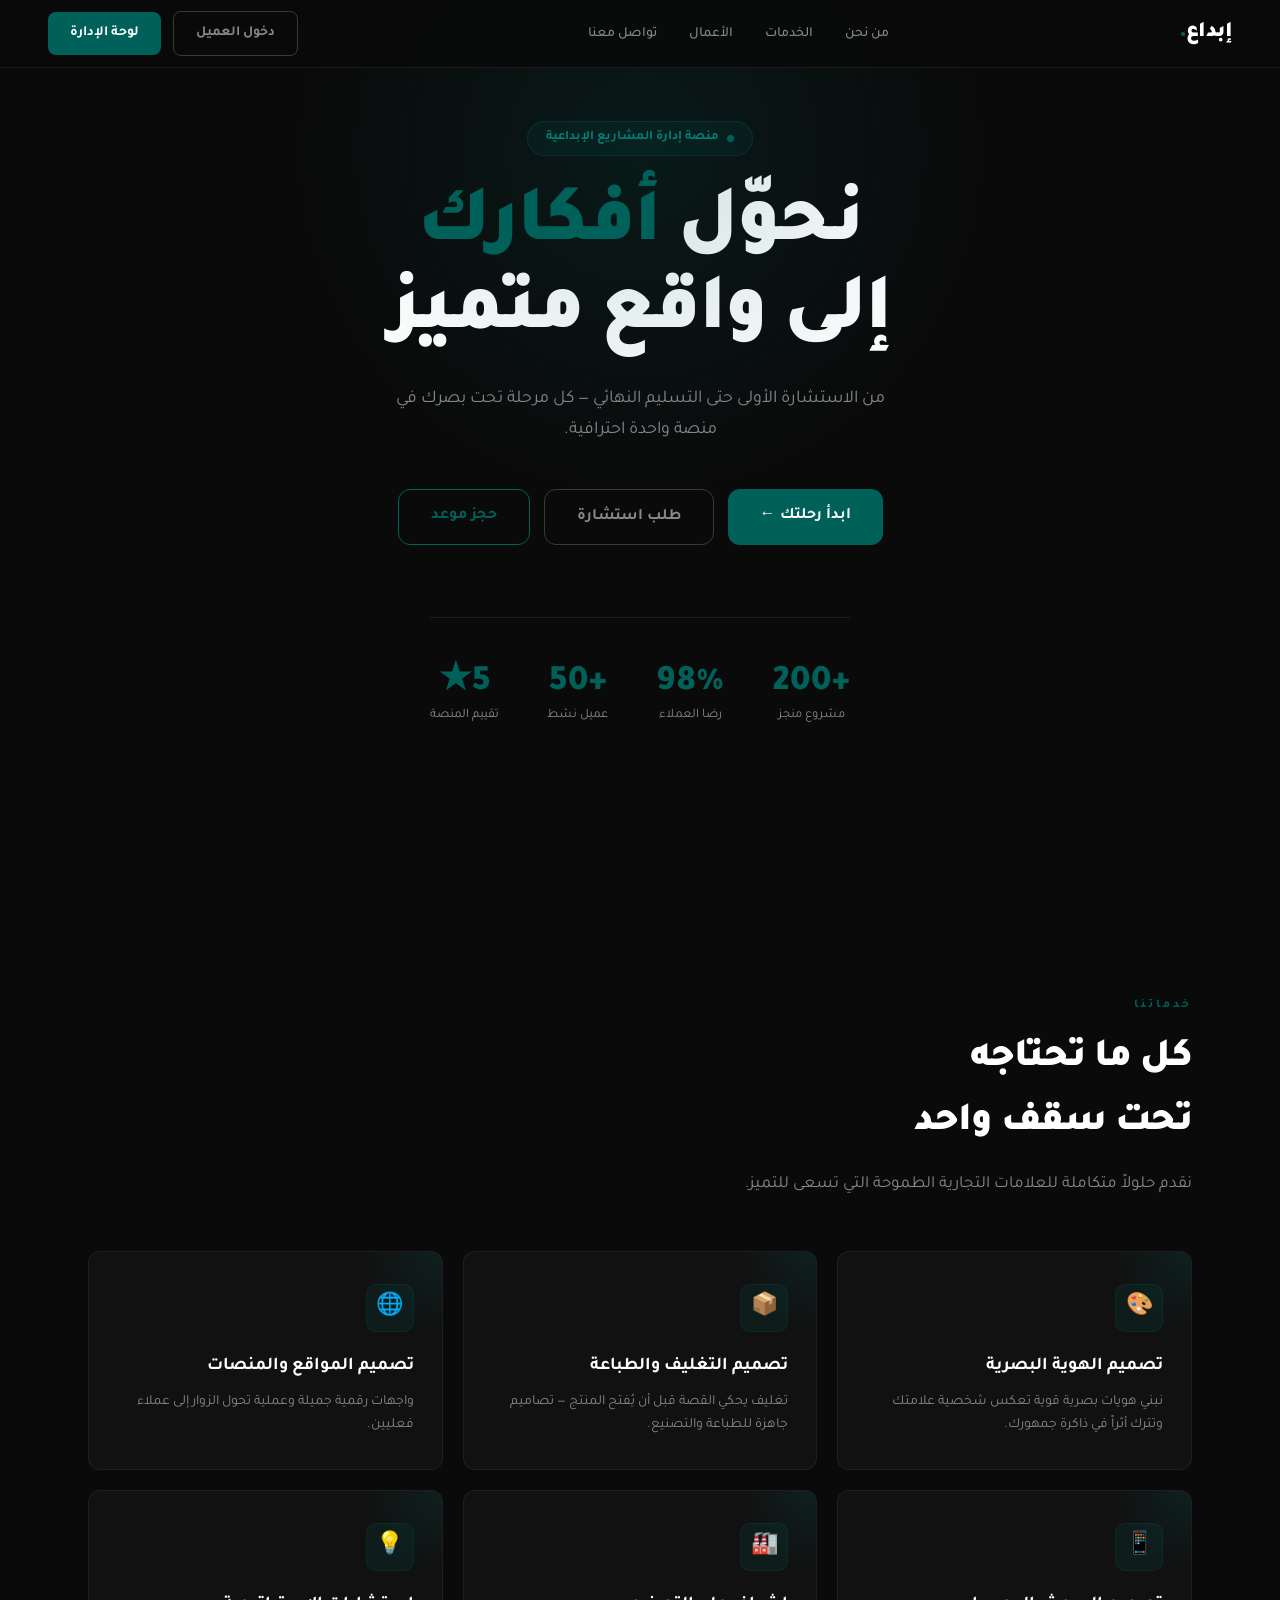
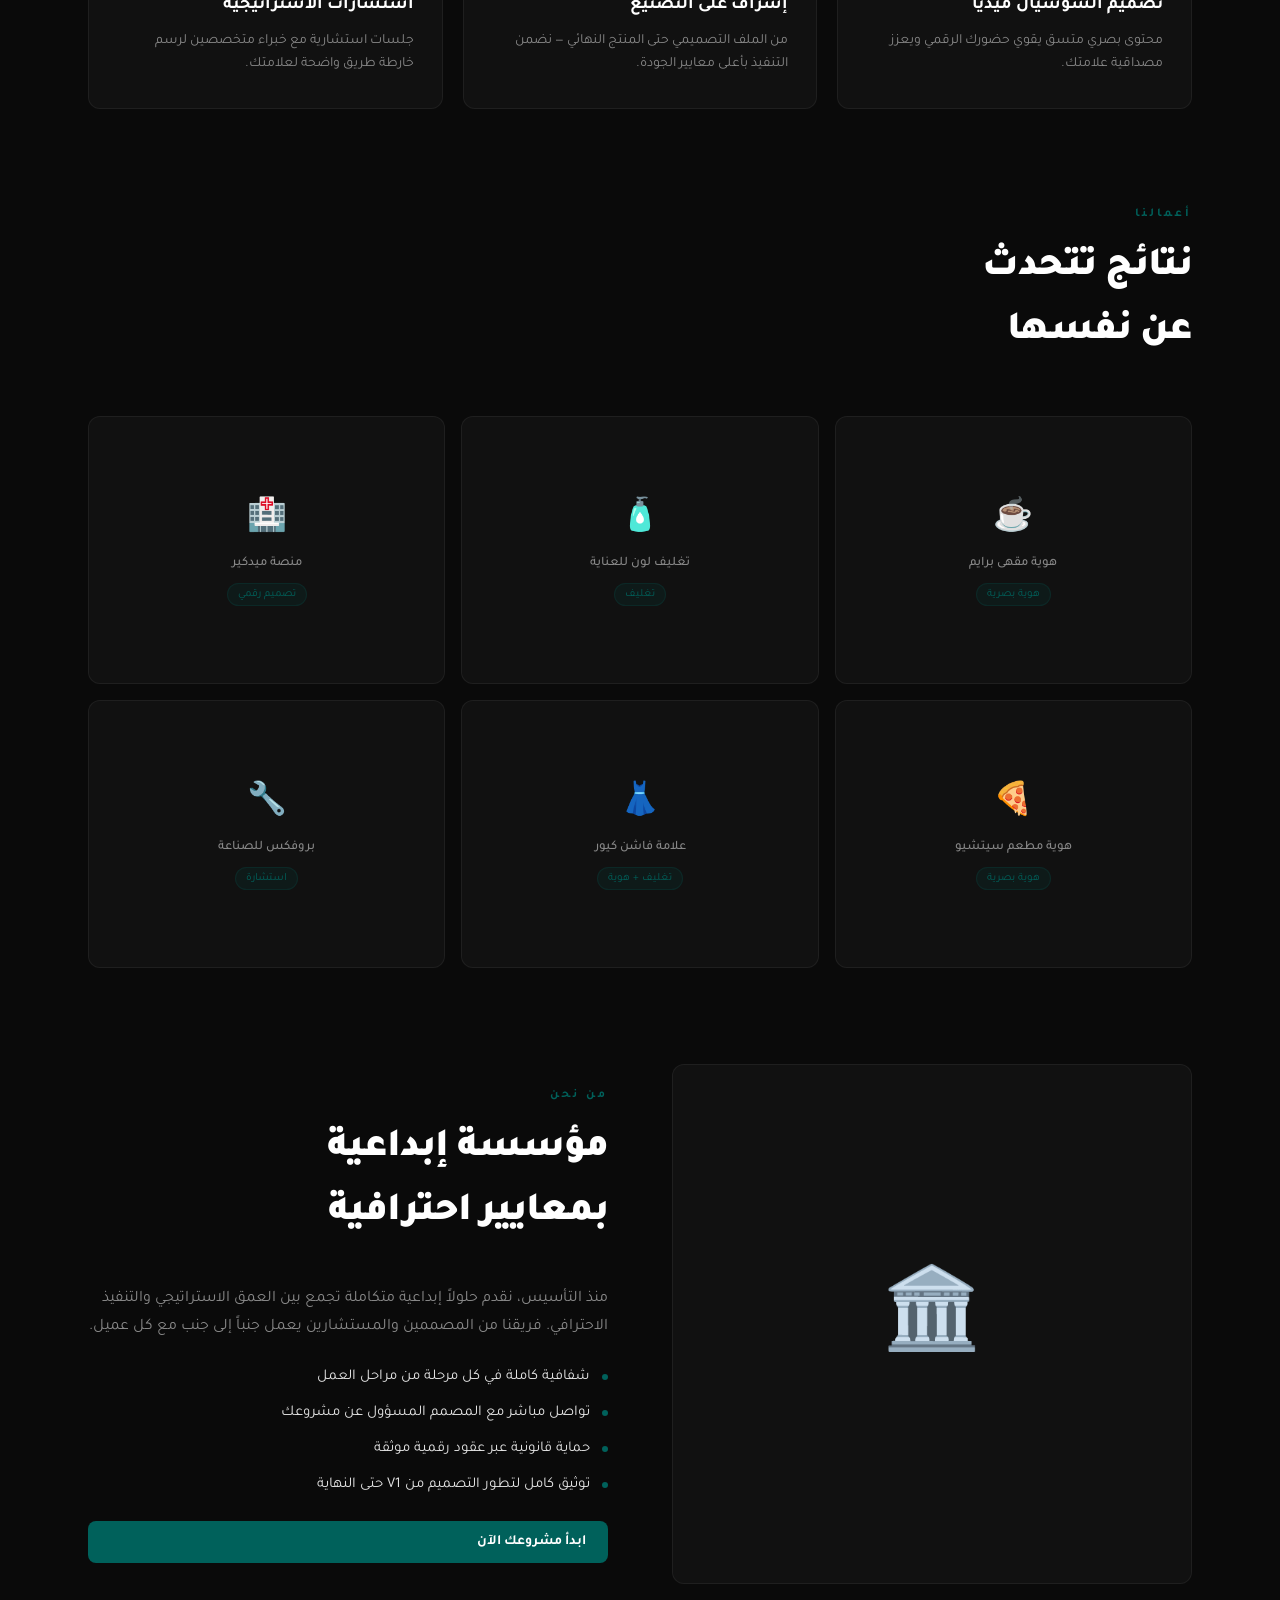
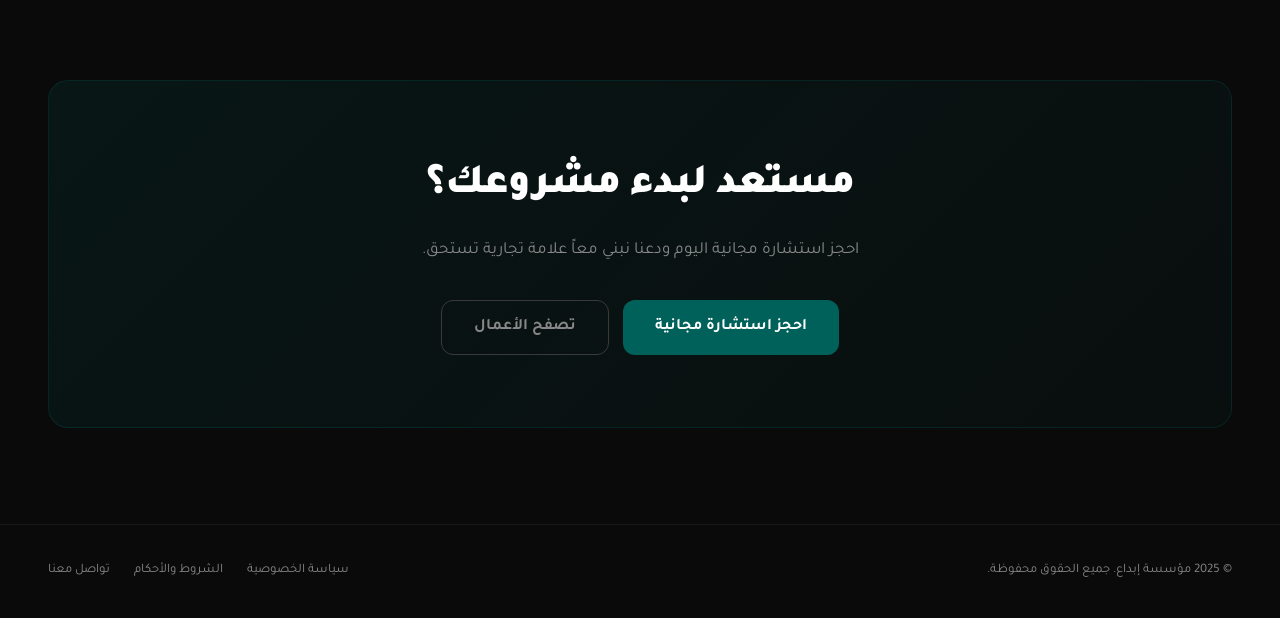
<file: index.html>
<!DOCTYPE html>
<!--
  =====================================================
  index.html — الصفحة الرئيسية (Landing Page)
  =====================================================
  لتغيير اسم المؤسسة: ابحث عن "إبداع" واستبدله
  لتغيير الشعار: عدّل <div class="nav-logo">
  =====================================================
-->
<html lang="ar" dir="rtl">
<head>
  <meta charset="UTF-8">
  <meta name="viewport" content="width=device-width, initial-scale=1.0">

  <!-- عنوان الصفحة الذي يظهر في المتصفح وفي Google -->
  <title>إبداع — منصة إدارة المشاريع الإبداعية</title>

  <!-- وصف الصفحة لمحركات البحث (SEO) — غيّره بوصف مؤسستك -->
  <meta name="description" content="منصة متكاملة لإدارة مشاريع التصميم والهوية البصرية من الاستشارة حتى التسليم">

  <!-- خط Tajawal العربي من Google Fonts -->
  <!-- لتغيير الخط: غيّر هذا الرابط واسم الخط في style.css -->
  <link rel="preconnect" href="https://fonts.googleapis.com">
  <link href="https://fonts.googleapis.com/css2?family=Tajawal:wght@300;400;500;700;900&display=swap" rel="stylesheet">

  <!-- ملف التنسيق الرئيسي -->
  <link rel="stylesheet" href="css/style.css">

  <style>
    /* ─── أنماط خاصة بالصفحة الرئيسية فقط ─── */

    /* قسم الهيرو الرئيسي */
    .hero {
      min-height: 100vh;
      display: flex;
      flex-direction: column;
      align-items: center;
      justify-content: center;
      padding: 68px 24px 120px;
      text-align: center;
      position: relative;
      overflow: hidden;
    }
    /* التوهج الخضراوي في الخلفية */
    .hero::before {
      content: '';
      position: absolute;
      top: -200px;
      left: 50%;
      transform: translateX(-50%);
      width: 700px;
      height: 700px;
      background: radial-gradient(circle, rgba(0,97,91,0.18) 0%, transparent 70%);
      pointer-events: none;
    }

    /* الشارة الصغيرة فوق العنوان */
    .hero-eyebrow {
      display: inline-flex;
      align-items: center;
      gap: 8px;
      background: rgba(0,97,91,0.12);
      border: 1px solid rgba(0,97,91,0.3);
      color: #00877f;
      padding: 6px 18px;
      border-radius: 50px;
      font-size: 13px;
      font-weight: 600;
      margin-bottom: 28px;
    }
    .hero-eyebrow::before {
      content: '';
      width: 7px; height: 7px;
      background: #00615B;
      border-radius: 50%;
    }

    /* العنوان الرئيسي الضخم */
    .hero h1 {
      font-size: clamp(40px, 7vw, 80px); /* يتكيّف مع حجم الشاشة */
      font-weight: 900;
      line-height: 1.1;
      letter-spacing: -2px;
      max-width: 800px;
      margin-bottom: 24px;
    }
    /* الكلمات الملونة — غيّر النص بين <em></em> */
    .hero h1 em { font-style: normal; color: #00615B; }

    .hero p {
      font-size: 18px;
      color: #888;
      max-width: 520px;
      line-height: 1.7;
      margin-bottom: 44px;
    }

    /* أزرار الهيرو */
    .hero-ctas {
      display: flex;
      gap: 14px;
      flex-wrap: wrap;
      justify-content: center;
    }

    /* إحصائيات تحت الأزرار */
    .hero-stats {
      display: flex;
      gap: 48px;
      margin-top: 72px;
      padding-top: 48px;
      border-top: 1px solid rgba(255,255,255,0.07);
      flex-wrap: wrap;
      justify-content: center;
    }
    .stat { text-align: center; }
    /* الرقم الكبير — عدّله من الـ HTML أسفل */
    .stat-num { font-size: 36px; font-weight: 900; color: #00615B; display: block; line-height: 1; }
    .stat-label { font-size: 13px; color: #888; margin-top: 4px; }

    /* ─── أقسام الصفحة ─── */
    .section {
      padding: 96px 48px;
      max-width: 1200px;
      margin: 0 auto;
    }

    /* تسمية صغيرة فوق العنوان */
    .section-label {
      font-size: 12px;
      font-weight: 700;
      letter-spacing: 3px;
      text-transform: uppercase;
      color: #00615B;
      margin-bottom: 12px;
    }
    .section-title { font-size: 40px; font-weight: 900; letter-spacing: -1px; margin-bottom: 16px; }
    .section-sub { color: #888; font-size: 17px; max-width: 480px; line-height: 1.65; }

    /* ─── شبكة الخدمات (6 بطاقات) ─── */
    .services-grid {
      display: grid;
      grid-template-columns: repeat(3, 1fr); /* 3 أعمدة — غيّر لـ 2 لو أبغى عمودين */
      gap: 20px;
      margin-top: 52px;
    }
    .service-card {
      background: #111;
      border: 1px solid rgba(255,255,255,0.06);
      border-radius: 12px;
      padding: 32px 28px;
      transition: all 0.25s ease;
      position: relative;
      overflow: hidden;
    }
    /* التوهج في الزاوية */
    .service-card::before {
      content: '';
      position: absolute;
      top: 0; right: 0;
      width: 80px; height: 80px;
      background: radial-gradient(circle at top right, rgba(0,97,91,0.2), transparent 70%);
    }
    .service-card:hover { border-color: rgba(0,97,91,0.4); transform: translateY(-3px); }
    .service-icon {
      width: 48px; height: 48px;
      background: rgba(0,97,91,0.15);
      border-radius: 10px;
      display: flex;
      align-items: center;
      justify-content: center;
      font-size: 22px;
      margin-bottom: 20px;
      border: 1px solid rgba(0,97,91,0.2);
    }
    .service-card h3 { font-size: 18px; font-weight: 700; margin-bottom: 10px; }
    /* النص الوصفي للخدمة — عدّله في الـ HTML */
    .service-card p { color: #888; font-size: 14px; line-height: 1.65; }

    /* ─── شبكة الأعمال ─── */
    .works-grid {
      display: grid;
      grid-template-columns: repeat(3, 1fr);
      gap: 16px;
      margin-top: 52px;
    }
    /* في المستقبل: استبدل هذه البطاقات بصور حقيقية */
    .work-item {
      background: #111;
      border-radius: 12px;
      overflow: hidden;
      border: 1px solid rgba(255,255,255,0.06);
      transition: all 0.25s ease;
      aspect-ratio: 4/3;
      display: flex;
      align-items: center;
      justify-content: center;
      flex-direction: column;
      gap: 8px;
      cursor: pointer;
    }
    .work-item:hover { border-color: rgba(0,97,91,0.4); }
    .work-item-icon  { font-size: 32px; }
    .work-item-label { font-size: 13px; color: #888; font-weight: 500; }
    .work-item-tag {
      font-size: 11px;
      color: #00615B;
      background: rgba(0,97,91,0.12);
      padding: 2px 10px;
      border-radius: 50px;
      border: 1px solid rgba(0,97,91,0.2);
    }

    /* ─── قسم من نحن ─── */
    .about-grid {
      display: grid;
      grid-template-columns: 1fr 1fr;
      gap: 64px;
      align-items: center;
    }
    /* الصورة/الرمز على اليمين */
    .about-visual {
      background: #111;
      border-radius: 12px;
      border: 1px solid rgba(255,255,255,0.06);
      aspect-ratio: 1;
      display: flex;
      align-items: center;
      justify-content: center;
      font-size: 80px;
    }
    .about-text { display: flex; flex-direction: column; gap: 24px; }
    .about-text p { color: #888; line-height: 1.75; font-size: 16px; }

    /* قائمة القيم */
    .value-list { list-style: none; display: flex; flex-direction: column; gap: 12px; }
    .value-list li {
      display: flex;
      align-items: center;
      gap: 12px;
      color: #E4E4E4;
      font-size: 15px;
    }
    .value-list li::before {
      content: '';
      width: 6px; height: 6px;
      background: #00615B;
      border-radius: 50%;
      flex-shrink: 0;
    }

    /* ─── قسم CTA في الأسفل ─── */
    .cta-section {
      margin: 0 48px 96px;
      background: linear-gradient(135deg, rgba(0,97,91,0.15), rgba(0,97,91,0.05));
      border: 1px solid rgba(0,97,91,0.25);
      border-radius: 20px;
      padding: 72px 48px;
      text-align: center;
    }
    .cta-section h2 { font-size: 42px; font-weight: 900; letter-spacing: -1px; margin-bottom: 16px; }
    .cta-section p  { color: #888; font-size: 17px; margin-bottom: 36px; }
    .cta-btns { display: flex; gap: 14px; justify-content: center; }

    /* ─── الفوتر ─── */
    footer {
      border-top: 1px solid rgba(255,255,255,0.06);
      padding: 36px 48px;
      display: flex;
      justify-content: space-between;
      align-items: center;
      color: #888;
      font-size: 13px;
    }
    footer a { color: #888; text-decoration: none; }
    footer a:hover { color: white; }
  </style>
</head>
<body>

<!-- ─── شريط التنقل العلوي ─── -->
<nav class="nav">
  <!-- الشعار — عدّل النص هنا -->
  <a href="index.html" class="nav-logo">إبداع<span>.</span></a>

  <!-- روابط التنقل — عدّل النصوص هنا -->
  <ul class="nav-links">
    <li><a href="#about">من نحن</a></li>
    <li><a href="#services">الخدمات</a></li>
    <li><a href="#works">الأعمال</a></li>
    <li><a href="#contact">تواصل معنا</a></li>
  </ul>

  <!-- أزرار يمين النافيجيشن -->
  <div class="nav-actions">
    <!-- رابط لوحة العميل — عدّل الرابط بعد الربط -->
    <a href="client.html" class="btn btn-ghost">دخول العميل</a>
    <!-- رابط لوحة الإدارة — احمِه بتسجيل دخول في الـ Backend -->
    <a href="admin.html" class="btn btn-primary">لوحة الإدارة</a>
  </div>
</nav>

<!-- ═══════════════════════════════════
     قسم الهيرو الرئيسي
     ═══════════════════════════════════ -->
<section class="hero">
  <!-- الشارة فوق العنوان — عدّل النص -->
  <div class="hero-eyebrow">منصة إدارة المشاريع الإبداعية</div>

  <!-- العنوان الرئيسي — الكلمة في <em> ستكون باللون الأخضر -->
  <h1>نحوّل <em>أفكارك</em><br>إلى واقع متميز</h1>

  <!-- الوصف — عدّله بما يناسب مؤسستك -->
  <p>من الاستشارة الأولى حتى التسليم النهائي — كل مرحلة تحت بصرك في منصة واحدة احترافية.</p>

  <!-- أزرار الهيرو -->
  <div class="hero-ctas">
    <a href="client.html" class="btn btn-primary btn-lg">ابدأ رحلتك ←</a>
    <!-- في المستقبل: هذا الزر يفتح نموذج استشارة -->
    <button class="btn btn-ghost btn-lg" onclick="alert('قريباً — نموذج الاستشارة')">طلب استشارة</button>
    <a href="client.html#booking" class="btn btn-outline btn-lg">حجز موعد</a>
  </div>

  <!-- الإحصائيات — عدّل الأرقام -->
  <div class="hero-stats">
    <div class="stat">
      <span class="stat-num">+200</span>
      <div class="stat-label">مشروع منجز</div>
    </div>
    <div class="stat">
      <span class="stat-num">98%</span>
      <div class="stat-label">رضا العملاء</div>
    </div>
    <div class="stat">
      <span class="stat-num">+50</span>
      <div class="stat-label">عميل نشط</div>
    </div>
    <div class="stat">
      <span class="stat-num">5★</span>
      <div class="stat-label">تقييم المنصة</div>
    </div>
  </div>
</section>

<!-- ═══════════════════════════════════
     قسم الخدمات
     عدّل: الأيقونة، العنوان، الوصف
     لإضافة خدمة: انسخ بطاقة كاملة
     ═══════════════════════════════════ -->
<div class="section" id="services">
  <div class="section-label">خدماتنا</div>
  <h2 class="section-title">كل ما تحتاجه<br>تحت سقف واحد</h2>
  <p class="section-sub">نقدم حلولاً متكاملة للعلامات التجارية الطموحة التي تسعى للتميز.</p>

  <div class="services-grid">
    <!-- بطاقة خدمة — اعدّل الإيموجي والعنوان والنص -->
    <div class="service-card">
      <div class="service-icon">🎨</div>
      <h3>تصميم الهوية البصرية</h3>
      <p>نبني هويات بصرية قوية تعكس شخصية علامتك وتترك أثراً في ذاكرة جمهورك.</p>
    </div>
    <div class="service-card">
      <div class="service-icon">📦</div>
      <h3>تصميم التغليف والطباعة</h3>
      <p>تغليف يحكي القصة قبل أن يُفتح المنتج — تصاميم جاهزة للطباعة والتصنيع.</p>
    </div>
    <div class="service-card">
      <div class="service-icon">🌐</div>
      <h3>تصميم المواقع والمنصات</h3>
      <p>واجهات رقمية جميلة وعملية تحول الزوار إلى عملاء فعليين.</p>
    </div>
    <div class="service-card">
      <div class="service-icon">📱</div>
      <h3>تصميم السوشيال ميديا</h3>
      <p>محتوى بصري متسق يقوي حضورك الرقمي ويعزز مصداقية علامتك.</p>
    </div>
    <div class="service-card">
      <div class="service-icon">🏭</div>
      <h3>إشراف على التصنيع</h3>
      <p>من الملف التصميمي حتى المنتج النهائي — نضمن التنفيذ بأعلى معايير الجودة.</p>
    </div>
    <div class="service-card">
      <div class="service-icon">💡</div>
      <h3>استشارات الاستراتيجية</h3>
      <p>جلسات استشارية مع خبراء متخصصين لرسم خارطة طريق واضحة لعلامتك.</p>
    </div>
  </div>
</div>

<!-- ═══════════════════════════════════
     قسم الأعمال
     في المستقبل: استبدل بصور حقيقية
     أو اربطه بـ API يجلب المشاريع
     ═══════════════════════════════════ -->
<div class="section" id="works" style="padding-top:0">
  <div class="section-label">أعمالنا</div>
  <h2 class="section-title">نتائج تتحدث<br>عن نفسها</h2>

  <div class="works-grid">
    <!-- عنصر عمل — استبدل الإيموجي بصورة حقيقية لاحقاً -->
    <!-- <img src="works/project1.jpg" alt="..."> بدل الإيموجي -->
    <div class="work-item">
      <div class="work-item-icon">☕</div>
      <div class="work-item-label">هوية مقهى برايم</div>
      <div class="work-item-tag">هوية بصرية</div>
    </div>
    <div class="work-item">
      <div class="work-item-icon">🧴</div>
      <div class="work-item-label">تغليف لون للعناية</div>
      <div class="work-item-tag">تغليف</div>
    </div>
    <div class="work-item">
      <div class="work-item-icon">🏥</div>
      <div class="work-item-label">منصة ميدكير</div>
      <div class="work-item-tag">تصميم رقمي</div>
    </div>
    <div class="work-item">
      <div class="work-item-icon">🍕</div>
      <div class="work-item-label">هوية مطعم سيتشيو</div>
      <div class="work-item-tag">هوية بصرية</div>
    </div>
    <div class="work-item">
      <div class="work-item-icon">👗</div>
      <div class="work-item-label">علامة فاشن كيور</div>
      <div class="work-item-tag">تغليف + هوية</div>
    </div>
    <div class="work-item">
      <div class="work-item-icon">🔧</div>
      <div class="work-item-label">بروفكس للصناعة</div>
      <div class="work-item-tag">استشارة</div>
    </div>
  </div>
</div>

<!-- ═══════════════════════════════════
     قسم من نحن
     ═══════════════════════════════════ -->
<div class="section" id="about" style="padding-top:0">
  <div class="about-grid">
    <!-- الصورة/الرمز — استبدل بـ <img src="about.jpg"> -->
    <div class="about-visual">🏛️</div>

    <div class="about-text">
      <div>
        <div class="section-label">من نحن</div>
        <h2 class="section-title">مؤسسة إبداعية<br>بمعايير احترافية</h2>
      </div>
      <!-- عدّل هذا النص بوصف مؤسستك الحقيقي -->
      <p>منذ التأسيس، نقدم حلولاً إبداعية متكاملة تجمع بين العمق الاستراتيجي والتنفيذ الاحترافي. فريقنا من المصممين والمستشارين يعمل جنباً إلى جنب مع كل عميل.</p>
      <!-- عدّل هذه القيم بما يعكس مؤسستك -->
      <ul class="value-list">
        <li>شفافية كاملة في كل مرحلة من مراحل العمل</li>
        <li>تواصل مباشر مع المصمم المسؤول عن مشروعك</li>
        <li>حماية قانونية عبر عقود رقمية موثقة</li>
        <li>توثيق كامل لتطور التصميم من V1 حتى النهاية</li>
      </ul>
      <a href="client.html" class="btn btn-primary">ابدأ مشروعك الآن</a>
    </div>
  </div>
</div>

<!-- ═══════════════════════════════════
     قسم CTA الختامي
     ═══════════════════════════════════ -->
<div class="cta-section" id="contact">
  <!-- عدّل العنوان والوصف -->
  <h2>مستعد لبدء مشروعك؟</h2>
  <p>احجز استشارة مجانية اليوم ودعنا نبني معاً علامة تجارية تستحق.</p>
  <div class="cta-btns">
    <button class="btn btn-primary btn-lg" onclick="alert('قريباً — نموذج الاستشارة')">احجز استشارة مجانية</button>
    <a href="#works" class="btn btn-ghost btn-lg">تصفح الأعمال</a>
  </div>
</div>

<!-- ─── الفوتر ─── -->
<!-- عدّل السنة والاسم وروابط الصفحات -->
<footer>
  <div>© 2025 مؤسسة إبداع. جميع الحقوق محفوظة.</div>
  <div style="display:flex; gap:24px">
    <a href="#">سياسة الخصوصية</a>
    <a href="#">الشروط والأحكام</a>
    <a href="#contact">تواصل معنا</a>
  </div>
</footer>

<!-- ملف الجافاسكريبت — ضعه في الأسفل دائماً -->
<script src="js/main.js"></script>

</body>
</html>
</file>
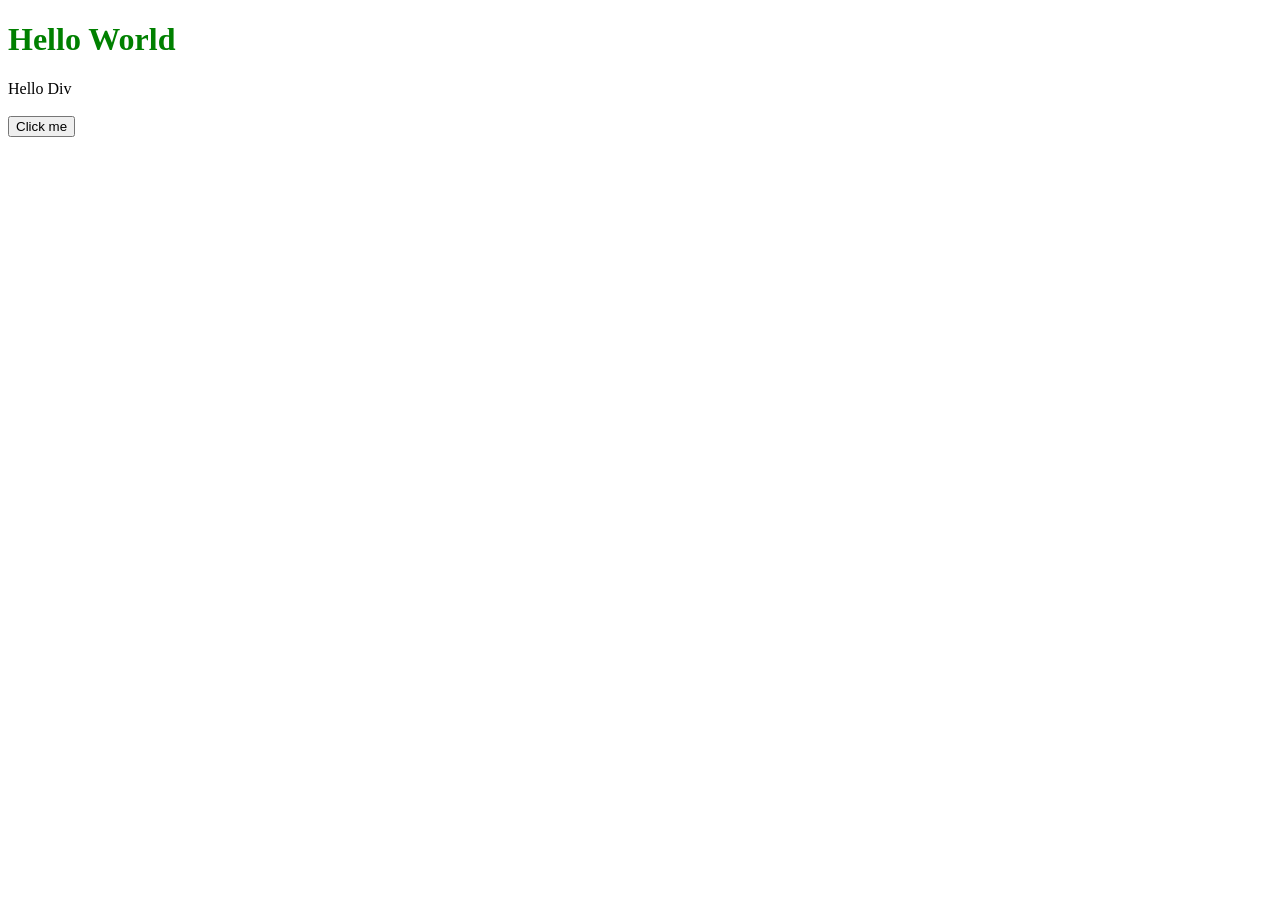
<file: html project/index.html>
<!DOCTYPE html>
<html lang="en">
    <head>
        <meta charset="UTF-8" />
        <title>Title</title>
        <link rel="stylesheet" href="styles.css" />
        <script src="script.js"></script>
    </head>
    <body>
        <h1 class="title">Hello World</h1>
        <div id="mainDiv">Hello Div</div>
        <br />
        <button onclick="buttonClicked()">Click me</button>
    </body>
</html>
</file>
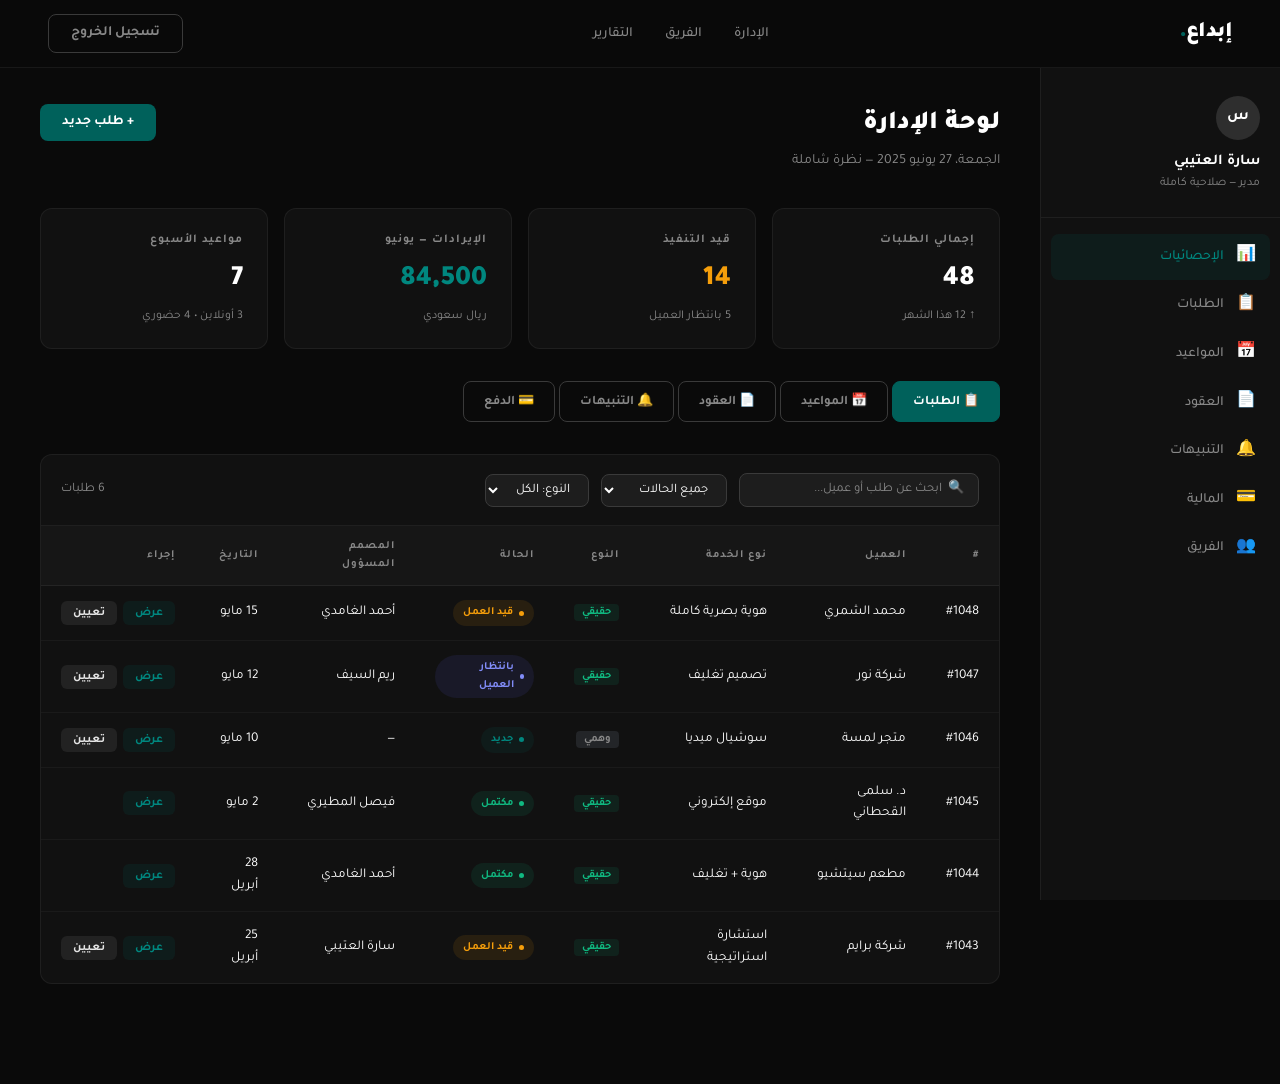
<file: admin.html>
<!DOCTYPE html>
<!--
  =====================================================
  admin.html — لوحة الإدارة والموظفين
  =====================================================
  هذه الصفحة للمدير والموظفين فقط
  في الحقيقة: احمها بـ middleware يتحقق من الصلاحية
  مثال (Laravel): middleware('role:admin,staff')
  =====================================================
-->
<html lang="ar" dir="rtl">
<head>
  <meta charset="UTF-8">
  <meta name="viewport" content="width=device-width, initial-scale=1.0">
  <title>لوحة الإدارة — إبداع</title>
  <link rel="preconnect" href="https://fonts.googleapis.com">
  <link href="https://fonts.googleapis.com/css2?family=Tajawal:wght@300;400;500;700;900&display=swap" rel="stylesheet">
  <link rel="stylesheet" href="css/style.css">
  <style>
    /* ─── نفس تخطيط صفحة العميل ─── */
    .dash-layout {
      display: grid;
      grid-template-columns: 240px 1fr;
      min-height: 100vh;
      padding-top: 68px;
    }
    .dash-main { padding: 36px 40px 100px; background: var(--black); }
    .dash-header { display: flex; justify-content: space-between; align-items: flex-start; margin-bottom: 36px; }
    .dash-title  { font-size: 26px; font-weight: 900; }
    .dash-sub    { color: var(--gray-muted); font-size: 14px; margin-top: 4px; }

    /* ─── إحصائيات الإدارة ─── */
    .stats-row {
      display: grid;
      grid-template-columns: repeat(4, 1fr);
      gap: 16px;
      margin-bottom: 32px;
    }
    .stat-card {
      background: var(--surface);
      border: 1px solid rgba(255,255,255,0.06);
      border-radius: var(--radius);
      padding: 22px 24px;
    }
    .stat-card-label {
      font-size: 12px; color: var(--gray-muted); font-weight: 600;
      text-transform: uppercase; letter-spacing: 1px; margin-bottom: 8px;
    }
    .stat-card-value { font-size: 28px; font-weight: 900; }
    .stat-card-value.green { color: var(--primary-light); }
    .stat-card-value.amber { color: var(--warning); }
    .stat-card-sub  { font-size: 12px; color: var(--gray-muted); margin-top: 4px; }

    /* ─── التبويبات (Tabs) ─── */
    .admin-tabs { display: flex; gap: 4px; margin-bottom: 32px; flex-wrap: wrap; }
    .tab-btn {
      padding: 10px 20px;
      border-radius: var(--radius-sm);
      border: 1px solid var(--gray-border);
      background: transparent;
      color: var(--gray-muted);
      font-family: var(--font);
      font-size: 13px;
      font-weight: 600;
      cursor: pointer;
      transition: all var(--transition);
    }
    .tab-btn.active { background: var(--primary); color: white; border-color: var(--primary); }
    .tab-btn:hover:not(.active) { color: var(--white); border-color: var(--gray-muted); }

    /* محتوى التبويبات */
    .tab-panel { display: none; }
    .tab-panel.active { display: block; }

    /* ─── جدول الطلبات ─── */
    .table-wrap {
      background: var(--surface);
      border: 1px solid rgba(255,255,255,0.06);
      border-radius: var(--radius);
      overflow: hidden;
    }
    .table-toolbar {
      padding: 18px 20px;
      display: flex;
      gap: 12px;
      align-items: center;
      border-bottom: 1px solid rgba(255,255,255,0.06);
      flex-wrap: wrap;
    }
    /* عدد الطلبات — يحدَّث بالـ JS */
    .table-count { margin-right: auto; font-size: 13px; color: var(--gray-muted); }

    /* نوع الطلب (حقيقي/وهمي) */
    .order-type {
      font-size: 11px; padding: 3px 8px; border-radius: 4px; font-weight: 600;
    }
    .type-real { background: rgba(16,185,129,0.1);  color: var(--success); }
    .type-mock { background: rgba(107,114,128,0.2); color: var(--gray-muted); }

    /* أزرار الإجراءات في الجدول */
    .action-btns { display: flex; gap: 6px; }
    .action-btn {
      padding: 5px 12px;
      border-radius: 6px;
      font-size: 12px;
      font-weight: 600;
      cursor: pointer;
      border: none;
      font-family: var(--font);
      transition: all var(--transition);
    }
    .btn-view   { background: rgba(0,97,91,0.15); color: var(--primary-light); }
    .btn-view:hover { background: rgba(0,97,91,0.3); }
    .btn-assign { background: rgba(255,255,255,0.07); color: var(--gray-light); }
    .btn-assign:hover { background: rgba(255,255,255,0.12); }

    /* ─── تخطيط التقويم ─── */
    .cal-layout {
      display: grid;
      grid-template-columns: 1fr 280px;
      gap: 20px;
    }
    /* البطاقة الأم للتقويم */
    .cal-grid {
      background: var(--surface);
      border: 1px solid rgba(255,255,255,0.06);
      border-radius: var(--radius);
      padding: 24px;
    }
    .cal-header {
      display: flex;
      justify-content: space-between;
      align-items: center;
      margin-bottom: 20px;
    }
    .cal-month { font-size: 17px; font-weight: 700; }
    .cal-nav   { display: flex; gap: 8px; }
    .cal-nav-btn {
      width: 32px; height: 32px;
      border-radius: 8px;
      border: 1px solid var(--gray-border);
      background: transparent;
      color: var(--gray-muted);
      cursor: pointer;
      font-size: 14px;
      transition: all var(--transition);
      display: flex; align-items: center; justify-content: center;
    }
    .cal-nav-btn:hover { color: white; border-color: var(--gray-muted); }
    /* رؤوس أيام الأسبوع */
    .cal-days-header {
      display: grid;
      grid-template-columns: repeat(7, 1fr);
      gap: 4px;
      margin-bottom: 8px;
    }
    .cal-day-name {
      text-align: center;
      font-size: 11px;
      font-weight: 600;
      color: var(--gray-muted);
      padding: 6px 0;
    }
    /* شبكة أيام التقويم */
    .cal-days { display: grid; grid-template-columns: repeat(7, 1fr); gap: 4px; }

    /* بانل المواعيد على جانب التقويم */
    .slots-panel {
      background: var(--surface);
      border: 1px solid rgba(255,255,255,0.06);
      border-radius: var(--radius);
      padding: 24px;
      display: flex;
      flex-direction: column;
      gap: 10px;
    }
    .slots-title { font-size: 15px; font-weight: 700; }
    .slots-date  { font-size: 12px; color: var(--gray-muted); margin-bottom: 4px; }
    /* موعد واحد */
    .slot-item {
      display: flex;
      align-items: center;
      justify-content: space-between;
      padding: 10px 14px;
      border-radius: var(--radius-sm);
      border: 1px solid rgba(255,255,255,0.06);
      font-size: 13px;
    }
    .slot-time { font-weight: 600; }
    /* شارة نوع الموعد */
    .slot-badge { font-size: 11px; font-weight: 600; padding: 3px 8px; border-radius: 50px; }
    .slot-online   { background: rgba(0,97,91,0.12);   color: var(--primary-light); }
    .slot-physical { background: rgba(245,158,11,0.1); color: var(--warning); }
    .slot-booked   { background: rgba(239,68,68,0.1);  color: var(--danger); }

    /* ─── العقود ─── */
    .contracts-grid {
      display: grid;
      grid-template-columns: repeat(3, 1fr);
      gap: 16px;
      margin-bottom: 24px;
    }
    .contract-card {
      background: var(--surface);
      border: 1px solid rgba(255,255,255,0.06);
      border-radius: var(--radius);
      padding: 24px;
      display: flex;
      flex-direction: column;
      gap: 14px;
      transition: all var(--transition);
    }
    .contract-card:hover { border-color: rgba(0,97,91,0.3); }
    .contract-icon  { font-size: 28px; }
    .contract-name  { font-size: 15px; font-weight: 700; }
    .contract-desc  { font-size: 13px; color: var(--gray-muted); line-height: 1.55; }
    .contract-footer{
      display: flex;
      align-items: center;
      justify-content: space-between;
      margin-top: auto;
      padding-top: 12px;
      border-top: 1px solid rgba(255,255,255,0.06);
    }
    .contract-count { font-size: 12px; color: var(--gray-muted); }
    /* زر صغير -->
    */
    .btn-small {
      padding: 7px 14px;
      border-radius: 8px;
      font-size: 12px;
      font-weight: 600;
      background: rgba(0,97,91,0.12);
      color: var(--primary-light);
      border: 1px solid rgba(0,97,91,0.25);
      cursor: pointer;
      font-family: var(--font);
      transition: all var(--transition);
    }
    .btn-small:hover { background: rgba(0,97,91,0.25); }

    /* ─── قائمة التوقيعات المعلقة ─── */
    .pending-sigs {
      background: var(--surface);
      border: 1px solid rgba(255,255,255,0.06);
      border-radius: var(--radius);
      overflow: hidden;
    }
    .pending-header {
      padding: 18px 20px;
      border-bottom: 1px solid rgba(255,255,255,0.06);
      font-size: 15px;
      font-weight: 700;
    }
    .sig-item {
      padding: 16px 20px;
      display: flex;
      align-items: center;
      gap: 16px;
      border-bottom: 1px solid rgba(255,255,255,0.04);
    }
    .sig-item:last-child { border-bottom: none; }
    .sig-avatar {
      width: 36px; height: 36px;
      border-radius: 50%;
      background: var(--primary);
      display: flex; align-items: center; justify-content: center;
      font-weight: 700; font-size: 13px;
    }
    .sig-info   { flex: 1; }
    .sig-name   { font-size: 14px; font-weight: 600; }
    .sig-doc    { font-size: 12px; color: var(--gray-muted); }
    .sig-status { font-size: 11px; font-weight: 600; padding: 3px 10px; border-radius: 50px; }
    .sig-pending{ background: rgba(245,158,11,0.1); color: var(--warning); }
    .sig-signed { background: rgba(16,185,129,0.1); color: var(--success); }
    .sig-action {
      padding: 6px 14px;
      border-radius: 8px;
      font-size: 12px;
      font-weight: 600;
      background: var(--primary);
      color: white;
      border: none;
      cursor: pointer;
      font-family: var(--font);
      transition: all var(--transition);
    }
    .sig-action:hover  { background: var(--primary-light); }
    .sig-action.ghost  { background: transparent; color: var(--gray-muted); border: 1px solid var(--gray-border); }

    /* ─── إعدادات التنبيهات ─── */
    .notif-settings {
      background: var(--surface);
      border: 1px solid rgba(255,255,255,0.06);
      border-radius: var(--radius);
      overflow: hidden;
    }
    .notif-row {
      display: flex;
      align-items: center;
      padding: 18px 24px;
      border-bottom: 1px solid rgba(255,255,255,0.04);
      gap: 16px;
    }
    .notif-row:last-child { border-bottom: none; }
    .notif-icon { font-size: 22px; width: 36px; }
    .notif-info { flex: 1; }
    .notif-name { font-size: 14px; font-weight: 600; }
    .notif-desc { font-size: 12px; color: var(--gray-muted); }
    .notif-toggles { display: flex; gap: 16px; }
    .toggle-group  { display: flex; align-items: center; gap: 8px; }
    .toggle-label  { font-size: 11px; color: var(--gray-muted); }

    /* ─── بوابة الدفع ─── */
    .payment-preview {
      background: var(--surface);
      border: 1px solid rgba(255,255,255,0.06);
      border-radius: var(--radius);
      padding: 32px;
      max-width: 480px;
    }
    .payment-preview h3 { font-size: 18px; font-weight: 700; margin-bottom: 6px; }
    .payment-amount {
      font-size: 36px;
      font-weight: 900;
      color: var(--primary-light);
      margin-bottom: 24px;
    }
    .payment-methods { display: flex; flex-direction: column; gap: 10px; margin-bottom: 20px; }
    .pm-label { font-size: 14px; font-weight: 600; }
    .pm-sub   { font-size: 11px; color: var(--gray-muted); }
    .pm-icon  { font-size: 22px; }
    /* شارات التقسيط */
    .bnpl-logos { display: flex; gap: 10px; align-items: center; margin-bottom: 20px; }
    .bnpl-label { font-size: 12px; color: var(--gray-muted); }
    .invoice-note { font-size: 12px; color: var(--gray-muted); margin-top: 14px; text-align: center; }

    /* جدول المدفوعات */
    .payments-table-wrap {
      background: var(--surface);
      border: 1px solid rgba(255,255,255,0.06);
      border-radius: var(--radius);
      overflow: hidden;
      height: fit-content;
    }
    .payments-table-title {
      padding: 18px 20px;
      border-bottom: 1px solid rgba(255,255,255,0.06);
      font-size: 15px;
      font-weight: 700;
    }
    .payments-grid { display: grid; grid-template-columns: 1fr 1fr; gap: 24px; align-items: start; }
  </style>
</head>
<body>

<!-- ─── النافبار ─── -->
<nav class="nav">
  <a href="index.html" class="nav-logo">إبداع<span>.</span></a>
  <ul class="nav-links">
    <li><a href="#">الإدارة</a></li>
    <li><a href="#">الفريق</a></li>
    <li><a href="#">التقارير</a></li>
  </ul>
  <div class="nav-actions">
    <button class="btn btn-ghost" onclick="window.location='index.html'">تسجيل الخروج</button>
  </div>
</nav>

<div class="dash-layout">

  <!-- ═══ السايدبار ═══ -->
  <aside class="sidebar">
    <!-- معلومات المدير -->
    <div class="sidebar-user">
      <div class="user-avatar" style="background:var(--gray-mid)">س</div>
      <div class="user-name">سارة العتيبي</div>
      <!-- الصلاحيات: مدير أو موظف/مصمم -->
      <div class="user-role">مدير — صلاحية كاملة</div>
    </div>

    <!-- قائمة الإدارة -->
    <ul class="sidebar-nav">
      <li><a href="#" class="active"><span class="icon">📊</span> الإحصائيات</a></li>
      <li><a href="#" onclick="switchTab('orders',   document.querySelector('.tab-btn')); return false"><span class="icon">📋</span> الطلبات</a></li>
      <li><a href="#" onclick="switchTab('calendar', document.querySelectorAll('.tab-btn')[1]); return false"><span class="icon">📅</span> المواعيد</a></li>
      <li><a href="#" onclick="switchTab('contracts',document.querySelectorAll('.tab-btn')[2]); return false"><span class="icon">📄</span> العقود</a></li>
      <li><a href="#" onclick="switchTab('notifs',   document.querySelectorAll('.tab-btn')[3]); return false"><span class="icon">🔔</span> التنبيهات</a></li>
      <li><a href="#" onclick="switchTab('payments', document.querySelectorAll('.tab-btn')[4]); return false"><span class="icon">💳</span> المالية</a></li>
      <li><a href="#"><span class="icon">👥</span> الفريق</a></li>
    </ul>
  </aside>

  <!-- ═══ المحتوى ═══ -->
  <main class="dash-main">

    <div class="dash-header">
      <div>
        <div class="dash-title">لوحة الإدارة</div>
        <!-- في الحقيقة: اعرض التاريخ الحقيقي بالـ JS -->
        <div class="dash-sub">الجمعة، 27 يونيو 2025 — نظرة شاملة</div>
      </div>
      <button class="btn btn-primary">+ طلب جديد</button>
    </div>

    <!-- ═══ إحصائيات عامة ═══ -->
    <!-- في الحقيقة: اجلب من: GET /api/dashboard/stats -->
    <div class="stats-row">
      <div class="stat-card">
        <div class="stat-card-label">إجمالي الطلبات</div>
        <div class="stat-card-value">48</div>
        <div class="stat-card-sub">↑ 12 هذا الشهر</div>
      </div>
      <div class="stat-card">
        <div class="stat-card-label">قيد التنفيذ</div>
        <div class="stat-card-value amber">14</div>
        <div class="stat-card-sub">5 بانتظار العميل</div>
      </div>
      <div class="stat-card">
        <div class="stat-card-label">الإيرادات — يونيو</div>
        <!-- عدّل العملة والمبلغ -->
        <div class="stat-card-value green">84,500</div>
        <div class="stat-card-sub">ريال سعودي</div>
      </div>
      <div class="stat-card">
        <div class="stat-card-label">مواعيد الأسبوع</div>
        <div class="stat-card-value">7</div>
        <div class="stat-card-sub">3 أونلاين • 4 حضوري</div>
      </div>
    </div>

    <!-- ═══ التبويبات ═══ -->
    <div class="admin-tabs">
      <button class="tab-btn active" onclick="switchTab('orders',   this)">📋 الطلبات</button>
      <button class="tab-btn"        onclick="switchTab('calendar', this)">📅 المواعيد</button>
      <button class="tab-btn"        onclick="switchTab('contracts',this)">📄 العقود</button>
      <button class="tab-btn"        onclick="switchTab('notifs',   this)">🔔 التنبيهات</button>
      <button class="tab-btn"        onclick="switchTab('payments', this)">💳 الدفع</button>
    </div>

    <!-- ══════════════════════════════════
         تبويب 1: الطلبات
         ══════════════════════════════════ -->
    <div class="tab-panel active" id="tab-orders">
      <div class="table-wrap">
        <div class="table-toolbar">
          <!-- البحث: يفلتر الجدول فوراً (في الحقيقة: يرسل API call) -->
          <input class="search-input" placeholder="🔍  ابحث عن طلب أو عميل..." oninput="filterTable(this.value)">

          <!-- فلتر الحالة -->
          <select class="filter-select" onchange="filterStatus(this.value)">
            <option value="">جميع الحالات</option>
            <option>جديد</option>
            <option>قيد العمل</option>
            <option>بانتظار العميل</option>
            <option>مكتمل</option>
          </select>

          <!-- فلتر النوع (حقيقي/وهمي) -->
          <select class="filter-select" id="typeFilter" onchange="filterType(this.value)">
            <option value="">النوع: الكل</option>
            <option value="حقيقي">حقيقي</option>
            <option value="وهمي">وهمي</option>
          </select>

          <div class="table-count" id="rowCount">6 طلبات</div>
        </div>

        <!--
          الجدول الرئيسي
          في الحقيقة: اجلب البيانات من: GET /api/orders
          وارسم الصفوف بالـ JavaScript ديناميكياً
        -->
        <table id="ordersTable">
          <thead>
            <tr>
              <th>#</th>
              <th>العميل</th>
              <th>نوع الخدمة</th>
              <th>النوع</th>
              <th>الحالة</th>
              <th>المصمم المسؤول</th> <!-- في الحقيقة: قائمة منسدلة لتعيين مصمم -->
              <th>التاريخ</th>
              <th>إجراء</th>
            </tr>
          </thead>
          <tbody>
            <!-- صفوف الجدول — في الحقيقة: تُولَّد من API بحلقة JS -->
            <!-- بيانات وهمية للعرض فقط — استبدلها بـ fetch() لاحقاً -->
            <tr>
              <td>#1048</td>
              <td>محمد الشمري</td>
              <td>هوية بصرية كاملة</td>
              <td><span class="order-type type-real">حقيقي</span></td>
              <td><span class="order-status status-inprogress">قيد العمل</span></td>
              <td>أحمد الغامدي</td>
              <td>15 مايو</td>
              <td>
                <div class="action-btns">
                  <button class="action-btn btn-view"   onclick="viewOrder(1048)">عرض</button>
                  <button class="action-btn btn-assign" onclick="assignOrder(1048)">تعيين</button>
                </div>
              </td>
            </tr>
            <tr>
              <td>#1047</td>
              <td>شركة نور</td>
              <td>تصميم تغليف</td>
              <td><span class="order-type type-real">حقيقي</span></td>
              <td><span class="order-status status-waiting">بانتظار العميل</span></td>
              <td>ريم السيف</td>
              <td>12 مايو</td>
              <td>
                <div class="action-btns">
                  <button class="action-btn btn-view"   onclick="viewOrder(1047)">عرض</button>
                  <button class="action-btn btn-assign" onclick="assignOrder(1047)">تعيين</button>
                </div>
              </td>
            </tr>
            <tr>
              <td>#1046</td>
              <td>متجر لمسة</td>
              <td>سوشيال ميديا</td>
              <td><span class="order-type type-mock">وهمي</span></td>
              <td><span class="order-status status-new">جديد</span></td>
              <td>—</td>
              <td>10 مايو</td>
              <td>
                <div class="action-btns">
                  <button class="action-btn btn-view"   onclick="viewOrder(1046)">عرض</button>
                  <button class="action-btn btn-assign" onclick="assignOrder(1046)">تعيين</button>
                </div>
              </td>
            </tr>
            <tr>
              <td>#1045</td>
              <td>د. سلمى القحطاني</td>
              <td>موقع إلكتروني</td>
              <td><span class="order-type type-real">حقيقي</span></td>
              <td><span class="order-status status-done">مكتمل</span></td>
              <td>فيصل المطيري</td>
              <td>2 مايو</td>
              <td>
                <div class="action-btns">
                  <button class="action-btn btn-view" onclick="viewOrder(1045)">عرض</button>
                </div>
              </td>
            </tr>
            <tr>
              <td>#1044</td>
              <td>مطعم سيتشيو</td>
              <td>هوية + تغليف</td>
              <td><span class="order-type type-real">حقيقي</span></td>
              <td><span class="order-status status-done">مكتمل</span></td>
              <td>أحمد الغامدي</td>
              <td>28 أبريل</td>
              <td>
                <div class="action-btns">
                  <button class="action-btn btn-view" onclick="viewOrder(1044)">عرض</button>
                </div>
              </td>
            </tr>
            <tr>
              <td>#1043</td>
              <td>شركة برايم</td>
              <td>استشارة استراتيجية</td>
              <td><span class="order-type type-real">حقيقي</span></td>
              <td><span class="order-status status-inprogress">قيد العمل</span></td>
              <td>سارة العتيبي</td>
              <td>25 أبريل</td>
              <td>
                <div class="action-btns">
                  <button class="action-btn btn-view"   onclick="viewOrder(1043)">عرض</button>
                  <button class="action-btn btn-assign" onclick="assignOrder(1043)">تعيين</button>
                </div>
              </td>
            </tr>
          </tbody>
        </table>
      </div>
    </div>

    <!-- ══════════════════════════════════
         تبويب 2: المواعيد
         ══════════════════════════════════ -->
    <div class="tab-panel" id="tab-calendar">
      <!--
        في الحقيقة: استخدم مكتبة تقويم مثل:
        - FullCalendar (مجانية ومفتوحة المصدر)
        - Cal.com (مفتوح المصدر كامل)
        أو اربط بـ: GET /api/appointments?month=6&year=2025
      -->
      <div class="cal-layout">
        <!-- التقويم -->
        <div class="cal-grid">
          <div class="cal-header">
            <div class="cal-month">يونيو 2025</div>
            <div class="cal-nav">
              <button class="cal-nav-btn" title="الشهر التالي">→</button>
              <button class="cal-nav-btn" title="الشهر السابق">←</button>
            </div>
          </div>
          <!-- رؤوس أيام الأسبوع -->
          <div class="cal-days-header">
            <div class="cal-day-name">أح</div>
            <div class="cal-day-name">اث</div>
            <div class="cal-day-name">ث</div>
            <div class="cal-day-name">أر</div>
            <div class="cal-day-name">خ</div>
            <div class="cal-day-name">ج</div>
            <div class="cal-day-name">س</div>
          </div>
          <!-- الأيام — تُبنى بالـ JavaScript -->
          <div class="cal-days" id="calDays"></div>
        </div>

        <!-- مواعيد اليوم المحدد -->
        <div class="slots-panel">
          <div class="slots-title">الأربعاء 25 يونيو</div>
          <div class="slots-date">المواعيد المتاحة والمحجوزة</div>

          <!-- موعد — نوع: أونلاين (متاح) -->
          <div class="slot-item">
            <span class="slot-time">9:00 ص</span>
            <span class="slot-badge slot-online">أونلاين</span>
          </div>
          <!-- موعد — محجوز -->
          <div class="slot-item">
            <span class="slot-time">10:00 ص</span>
            <span class="slot-badge slot-booked">محجوز — محمد</span>
          </div>
          <div class="slot-item">
            <span class="slot-time">11:00 ص</span>
            <span class="slot-badge slot-physical">حضوري</span>
          </div>
          <div class="slot-item">
            <span class="slot-time">1:00 م</span>
            <span class="slot-badge slot-online">أونلاين</span>
          </div>
          <div class="slot-item">
            <span class="slot-time">3:00 م</span>
            <span class="slot-badge slot-booked">محجوز — نور</span>
          </div>
          <div class="slot-item">
            <span class="slot-time">4:30 م</span>
            <span class="slot-badge slot-physical">حضوري</span>
          </div>

          <!-- زر إضافة موعد جديد -->
          <button class="btn btn-primary" style="width:100%; justify-content:center; margin-top:8px"
            onclick="alert('في الحقيقة: افتح نموذج إضافة موعد — POST /api/appointments')">
            + إضافة موعد
          </button>
        </div>
      </div>
    </div>

    <!-- ══════════════════════════════════
         تبويب 3: العقود
         ══════════════════════════════════ -->
    <div class="tab-panel" id="tab-contracts">
      <!--
        في الحقيقة: ربط بـ DocuSign API أو Adobe Sign
        أو مكتبة PDF signing مفتوحة المصدر
        كل عقد: GET /api/contracts/:id/download
        إرسال للتوقيع: POST /api/contracts/:id/send
      -->
      <div class="contracts-grid">
        <!-- بطاقة عقد — انسخها لإضافة نوع عقد جديد -->
        <div class="contract-card">
          <div class="contract-icon">🔒</div>
          <div class="contract-name">اتفاقية عدم الإفصاح (NDA)</div>
          <div class="contract-desc">حماية المعلومات السرية للمشروع قبل بدء أي مرحلة تصميمية.</div>
          <div class="contract-footer">
            <div class="contract-count">38 نسخة موقّعة</div>
            <button class="btn-small" onclick="alert('رفع نموذج NDA — PUT /api/templates/nda')">رفع نسخة</button>
          </div>
        </div>
        <div class="contract-card">
          <div class="contract-icon">📝</div>
          <div class="contract-name">عقد الخدمات</div>
          <div class="contract-desc">العقد الرئيسي الذي يحدد نطاق العمل، المدة، والمستحقات المالية.</div>
          <div class="contract-footer">
            <div class="contract-count">41 عقد نشط</div>
            <button class="btn-small" onclick="alert('رفع نموذج عقد — PUT /api/templates/service')">رفع نموذج</button>
          </div>
        </div>
        <div class="contract-card">
          <div class="contract-icon">✏️</div>
          <div class="contract-name">اتفاقية التعديلات</div>
          <div class="contract-desc">توثيق أي تعديلات خارج نطاق العمل مع تحديد تكلفتها.</div>
          <div class="contract-footer">
            <div class="contract-count">12 اتفاقية</div>
            <button class="btn-small">رفع نموذج</button>
          </div>
        </div>
      </div>

      <!-- قائمة التوقيعات المعلقة -->
      <!-- في الحقيقة: GET /api/contracts?status=pending -->
      <div class="pending-sigs">
        <div class="pending-header">⏳ بانتظار التوقيع الإلكتروني</div>

        <div class="sig-item">
          <div class="sig-avatar">م</div>
          <div class="sig-info">
            <div class="sig-name">محمد الشمري</div>
            <div class="sig-doc">NDA — مشروع هوية بصرية</div>
          </div>
          <span class="sig-status sig-pending">بانتظار التوقيع</span>
          <!-- في الحقيقة: POST /api/contracts/:id/remind → يرسل SMS/Email -->
          <button class="sig-action" onclick="alert('تم إرسال تذكير SMS وEmail')">إرسال تذكير</button>
        </div>

        <div class="sig-item">
          <div class="sig-avatar">ن</div>
          <div class="sig-info">
            <div class="sig-name">شركة نور</div>
            <div class="sig-doc">عقد خدمات — تصميم التغليف</div>
          </div>
          <span class="sig-status sig-signed">موقّع ✓</span>
          <!-- في الحقيقة: GET /api/contracts/:id/download → PDF -->
          <button class="sig-action ghost" onclick="alert('تنزيل PDF الموقّع')">تحميل</button>
        </div>

        <div class="sig-item">
          <div class="sig-avatar">ل</div>
          <div class="sig-info">
            <div class="sig-name">متجر لمسة</div>
            <div class="sig-doc">NDA — مشروع سوشيال ميديا</div>
          </div>
          <span class="sig-status sig-pending">بانتظار التوقيع</span>
          <button class="sig-action" onclick="alert('تم إرسال تذكير')">إرسال تذكير</button>
        </div>

      </div>
    </div>

    <!-- ══════════════════════════════════
         تبويب 4: التنبيهات
         ══════════════════════════════════ -->
    <div class="tab-panel" id="tab-notifs">
      <!--
        في الحقيقة: احفظ إعدادات التنبيهات في جدول settings
        عند التغيير: PATCH /api/settings/notifications
        الإرسال الفعلي: Twilio (SMS) / SendGrid (Email)
      -->
      <div class="notif-settings">

        <!-- صف تنبيه — انسخه لإضافة تنبيه جديد -->
        <div class="notif-row">
          <div class="notif-icon">📋</div>
          <div class="notif-info">
            <div class="notif-name">تحديث حالة الطلب</div>
            <div class="notif-desc">عند تغيير حالة الطلب أو الانتقال لمرحلة جديدة</div>
          </div>
          <div class="notif-toggles">
            <div class="toggle-group">
              <span class="toggle-label">SMS</span>
              <div class="toggle on"></div>
            </div>
            <div class="toggle-group">
              <span class="toggle-label">Email</span>
              <div class="toggle on"></div>
            </div>
          </div>
        </div>

        <div class="notif-row">
          <div class="notif-icon">📅</div>
          <div class="notif-info">
            <div class="notif-name">تذكير المواعيد</div>
            <div class="notif-desc">تنبيه قبل 24 ساعة وقبل ساعة من الموعد</div>
          </div>
          <div class="notif-toggles">
            <div class="toggle-group">
              <span class="toggle-label">SMS</span>
              <div class="toggle on"></div>
            </div>
            <div class="toggle-group">
              <span class="toggle-label">Email</span>
              <div class="toggle"></div>
            </div>
          </div>
        </div>

        <div class="notif-row">
          <div class="notif-icon">✍️</div>
          <div class="notif-info">
            <div class="notif-name">طلب توقيع العقود</div>
            <div class="notif-desc">عند إرسال عقد جديد للعميل للتوقيع الإلكتروني</div>
          </div>
          <div class="notif-toggles">
            <div class="toggle-group">
              <span class="toggle-label">SMS</span>
              <div class="toggle on"></div>
            </div>
            <div class="toggle-group">
              <span class="toggle-label">Email</span>
              <div class="toggle on"></div>
            </div>
          </div>
        </div>

        <div class="notif-row">
          <div class="notif-icon">🔔</div>
          <div class="notif-info">
            <div class="notif-name">طلب اعتماد العميل</div>
            <div class="notif-desc">عند رفع مصمم لملف يحتاج موافقة العميل</div>
          </div>
          <div class="notif-toggles">
            <div class="toggle-group">
              <span class="toggle-label">SMS</span>
              <div class="toggle on"></div>
            </div>
            <div class="toggle-group">
              <span class="toggle-label">Email</span>
              <div class="toggle on"></div>
            </div>
          </div>
        </div>

        <div class="notif-row">
          <div class="notif-icon">💬</div>
          <div class="notif-info">
            <div class="notif-name">رسائل جديدة في المحادثة</div>
            <div class="notif-desc">عند وصول رسالة من العميل أو الموظف</div>
          </div>
          <div class="notif-toggles">
            <div class="toggle-group">
              <span class="toggle-label">SMS</span>
              <div class="toggle"></div>
            </div>
            <div class="toggle-group">
              <span class="toggle-label">Email</span>
              <div class="toggle on"></div>
            </div>
          </div>
        </div>

      </div>
    </div>

    <!-- ══════════════════════════════════
         تبويب 5: الدفع والمالية
         ══════════════════════════════════ -->
    <div class="tab-panel" id="tab-payments">
      <!--
        بوابات الدفع المقترحة للسعودية:
        - HyperPay: يدعم مدى + فيزا + ماستر + Apple Pay
        - Tap Payments: خيار شائع في الخليج
        - Tamara API: للتقسيط (موثق رسمياً)
        - Tabby API:  للتقسيط (موثق رسمياً)
      -->
      <div class="payments-grid">

        <!-- نموذج الدفع -->
        <div class="payment-preview">
          <h3>بوابة الدفع</h3>
          <div style="font-size:12px; color:var(--gray-muted); margin-bottom:12px">
            طلب #1048 — محمد الشمري
          </div>
          <!-- المبلغ — في الحقيقة: يجي من الطلب -->
          <div class="payment-amount">4,500 ر.س</div>

          <div style="font-size:13px; font-weight:600; margin-bottom:12px; color:var(--gray-muted)">
            اختر طريقة الدفع
          </div>

          <div class="payment-methods">
            <!-- طريقة 1 -->
            <div class="pm-option selected">
              <input type="radio" name="pm" checked>
              <div class="pm-icon">🍎</div>
              <div>
                <div class="pm-label">Apple Pay</div>
                <div class="pm-sub">الدفع السريع</div>
              </div>
            </div>
            <!-- طريقة 2 -->
            <div class="pm-option">
              <input type="radio" name="pm">
              <div class="pm-icon">💳</div>
              <div>
                <div class="pm-label">بطاقة ائتمانية</div>
                <div class="pm-sub">فيزا / ماستر كارد</div>
              </div>
            </div>
            <!-- طريقة 3 -->
            <div class="pm-option">
              <input type="radio" name="pm">
              <div class="pm-icon">🏧</div>
              <div>
                <div class="pm-label">مدى</div>
                <div class="pm-sub">البطاقة المحلية</div>
              </div>
            </div>
          </div>

          <!-- خدمات التقسيط -->
          <div style="font-size:12px; font-weight:600; margin-bottom:8px; color:var(--gray-muted)">
            أو قسّم دفعتك مع
          </div>
          <div class="bnpl-logos">
            <!-- شعار Tamara — استبدله بصورة الشعار الحقيقية -->
            <div class="bnpl-badge bnpl-tamara">Tamara</div>
            <!-- شعار Tabby -->
            <div class="bnpl-badge bnpl-tabby">Tabby</div>
            <span class="bnpl-label">3 أقساط بدون فوائد</span>
          </div>

          <!-- زر الدفع — في الحقيقة: يرسل POST /api/payments/initiate -->
          <button class="btn btn-primary" style="width:100%; justify-content:center; padding:14px"
            onclick="alert('سيتم التحويل لبوابة الدفع — اربط بـ HyperPay أو Tap')">
            ادفع الآن — 4,500 ر.س
          </button>
          <!-- الفاتورة ترسل تلقائياً بعد نجاح الدفع عبر Webhook -->
          <div class="invoice-note">🧾 فاتورة رقمية ترسل تلقائياً بعد الدفع</div>
        </div>

        <!-- سجل المدفوعات السابقة -->
        <!-- في الحقيقة: GET /api/payments?status=completed -->
        <div class="payments-table-wrap">
          <div class="payments-table-title">سجل المدفوعات</div>
          <table>
            <thead>
              <tr>
                <th>العميل</th>
                <th>المبلغ</th>
                <th>الطريقة</th>
                <th>التاريخ</th>
              </tr>
            </thead>
            <tbody>
              <tr>
                <td>مطعم سيتشيو</td>
                <td style="color:var(--success)">8,200</td>
                <td>Apple Pay</td>
                <td>28 أبريل</td>
              </tr>
              <tr>
                <td>د. سلمى</td>
                <td style="color:var(--success)">6,500</td>
                <td>بطاقة</td>
                <td>2 مايو</td>
              </tr>
              <tr>
                <td>شركة نور</td>
                <!-- قسط 1 من 3 -->
                <td style="color:var(--warning)">2,000 <small>(1/3)</small></td>
                <td>Tamara</td>
                <td>12 مايو</td>
              </tr>
              <tr>
                <td>برايم</td>
                <td style="color:var(--success)">12,000</td>
                <td>مدى</td>
                <td>15 مايو</td>
              </tr>
            </tbody>
          </table>
        </div>

      </div>
    </div>

  </main>
</div>

<script src="js/main.js"></script>

<script>
  /* ─── دوال خاصة بصفحة الإدارة ─── */

  /**
   * دالة التبديل بين التبويبات
   * (موجودة هنا بدلاً من main.js لأن اسم التبويبات مختلف)
   */
  function switchTab(tabName, clickedBtn) {
    document.querySelectorAll('.tab-panel').forEach(p => p.classList.remove('active'));
    document.querySelectorAll('.tab-btn').forEach(b => b.classList.remove('active'));
    const panel = document.getElementById('tab-' + tabName);
    if (panel) panel.classList.add('active');
    if (clickedBtn) clickedBtn.classList.add('active');
  }

  /**
   * عرض تفاصيل الطلب
   * في الحقيقة: افتح صفحة /orders/:id أو modal
   */
  function viewOrder(id) {
    alert(`عرض الطلب #${id}\nفي الحقيقة: window.location = '/admin/orders/${id}'`);
  }

  /**
   * تعيين مصمم للطلب
   * في الحقيقة: افتح قائمة الموظفين ثم PATCH /api/orders/:id { designer_id }
   */
  function assignOrder(id) {
    const designer = prompt('أدخل اسم المصمم أو معرّفه:');
    if (designer) {
      alert(`تم تعيين "${designer}" للطلب #${id}\nفي الحقيقة: PATCH /api/orders/${id}`);
    }
  }

  /**
   * فلترة بالنوع (حقيقي/وهمي)
   */
  function filterType(val) {
    const rows = document.querySelectorAll('#ordersTable tbody tr');
    rows.forEach(row => {
      const show = !val || row.textContent.includes(val);
      row.style.display = show ? '' : 'none';
    });
    updateRowCount();
  }

  /**
   * تحديث عداد عدد الصفوف الظاهرة
   */
  function updateRowCount() {
    const visible = [...document.querySelectorAll('#ordersTable tbody tr')]
      .filter(r => r.style.display !== 'none').length;
    const counter = document.getElementById('rowCount');
    if (counter) counter.textContent = `${visible} طلبات`;
  }
</script>

</body>
</html>
</file>
<file: css/style.css>
/* =====================================================
   ملف التنسيق الرئيسي — style.css
   كل الألوان والخطوط والتصميم موجودة هنا
   =====================================================

   كيف تعدّل الألوان؟
   ابحث عن --primary وغيّر الكود اللوني
   مثال: --primary: #00615B → --primary: #FF0000 (أحمر)
   ===================================================== */

/* ── المتغيرات العامة (الألوان والإعدادات الأساسية) ── */
:root {
  /* اللون الأساسي — غيّره من هنا وسيتغير في كل المنصة */
  --primary:       #00615B;
  --primary-light: #00877f;
  --primary-glow:  rgba(0, 97, 91, 0.15);

  /* الخلفيات */
  --black:      #0a0a0a;   /* أسود الصفحة الرئيسية */
  --surface:    #111111;   /* بطاقات وعناصر داخل الصفحة */
  --surface2:   #161616;   /* طبقة ثانية للعناصر */

  /* الرماديات */
  --gray-dark:   #1a1a1a;
  --gray-mid:    #2e2e2e;
  --gray-border: #3a3a3a;
  --gray-light:  #E4E4E4;  /* اللون الرمادي الرسمي من الهوية */
  --gray-muted:  #888888;  /* النصوص الثانوية الخافتة */

  --white: #ffffff;

  /* ألوان الحالات */
  --success: #10b981;  /* أخضر — مكتمل */
  --warning: #f59e0b;  /* أصفر — بانتظار */
  --danger:  #ef4444;  /* أحمر — خطأ أو رفض */

  /* الخط — غيّره من هنا إذا أردت خطاً آخر */
  --font: 'Tajawal', sans-serif;

  /* الزوايا المستديرة */
  --radius:    12px;
  --radius-sm: 8px;

  /* الظل */
  --shadow: 0 4px 24px rgba(0, 0, 0, 0.4);

  /* سرعة الأنيميشن */
  --transition: 0.25s ease;
}

/* ── إعادة ضبط افتراضيات المتصفح ── */
* {
  margin: 0;
  padding: 0;
  box-sizing: border-box;
}

/* ── الجسم الرئيسي ── */
body {
  font-family: var(--font);
  background: var(--black);
  color: var(--white);
  overflow-x: hidden;
  font-size: 15px;
  line-height: 1.6;
  /* direction: rtl مكتوبة في الـ HTML */
}

/* =====================================================
   شريط التنقل العلوي
   ===================================================== */
.nav {
  position: fixed;
  top: 0; right: 0; left: 0;
  z-index: 100;
  display: flex;
  align-items: center;
  justify-content: space-between;
  padding: 0 48px;
  height: 68px;
  background: rgba(10, 10, 10, 0.85);
  backdrop-filter: blur(12px); /* ضبابية زجاجية */
  border-bottom: 1px solid rgba(255, 255, 255, 0.06);
}

/* الشعار */
.nav-logo {
  font-size: 22px;
  font-weight: 900;
  color: var(--white);
  letter-spacing: -0.5px;
  text-decoration: none;
}
/* النقطة الملونة بجانب الشعار */
.nav-logo span { color: var(--primary); }

/* روابط التنقل */
.nav-links {
  display: flex;
  gap: 32px;
  list-style: none;
}
.nav-links a {
  color: var(--gray-muted);
  text-decoration: none;
  font-size: 14px;
  font-weight: 500;
  transition: color var(--transition);
}
.nav-links a:hover { color: var(--white); }

/* أزرار جانب النافيجيشن */
.nav-actions {
  display: flex;
  gap: 12px;
  align-items: center;
}

/* =====================================================
   الأزرار — أنواع مختلفة
   ===================================================== */

/* الزر الأساسي */
.btn {
  display: inline-flex;
  align-items: center;
  gap: 8px;
  padding: 10px 22px;
  border-radius: var(--radius-sm);
  font-family: var(--font);
  font-size: 14px;
  font-weight: 600;
  cursor: pointer;
  border: none;
  transition: all var(--transition);
  text-decoration: none;
}

/* زر شفاف */
.btn-ghost {
  background: transparent;
  color: var(--gray-muted);
  border: 1px solid var(--gray-border);
}
.btn-ghost:hover {
  color: var(--white);
  border-color: var(--gray-muted);
}

/* زر ملون (الأساسي) */
.btn-primary {
  background: var(--primary);
  color: var(--white);
}
.btn-primary:hover {
  background: var(--primary-light);
  transform: translateY(-1px);
  box-shadow: 0 8px 20px rgba(0, 97, 91, 0.3);
}

/* زر كبير */
.btn-lg {
  padding: 14px 32px;
  font-size: 16px;
  border-radius: var(--radius);
}

/* زر بإطار */
.btn-outline {
  background: transparent;
  color: var(--primary);
  border: 1px solid var(--primary);
}
.btn-outline:hover { background: var(--primary-glow); }

/* =====================================================
   السايدبار (القائمة الجانبية)
   ===================================================== */
.sidebar {
  background: var(--surface);
  border-left: 1px solid rgba(255, 255, 255, 0.06);
  padding: 28px 0;
  position: sticky;
  top: 68px;
  height: calc(100vh - 68px);
  display: flex;
  flex-direction: column;
  overflow-y: auto;
}

/* معلومات المستخدم في أعلى السايدبار */
.sidebar-user {
  padding: 0 20px 24px;
  border-bottom: 1px solid rgba(255, 255, 255, 0.06);
  margin-bottom: 16px;
}

/* صورة/رمز المستخدم الدائرية */
.user-avatar {
  width: 44px;
  height: 44px;
  background: var(--primary);  /* غيّر اللون من هنا */
  border-radius: 50%;
  display: flex;
  align-items: center;
  justify-content: center;
  font-weight: 700;
  font-size: 16px;
  color: white;
  margin-bottom: 10px;
}

.user-name  { font-weight: 700; font-size: 15px; }
.user-role  { font-size: 12px; color: var(--gray-muted); }

/* روابط السايدبار */
.sidebar-nav { list-style: none; padding: 0 10px; flex: 1; }
.sidebar-nav li { margin-bottom: 3px; }
.sidebar-nav a {
  display: flex;
  align-items: center;
  gap: 12px;
  padding: 10px 14px;
  border-radius: var(--radius-sm);
  color: var(--gray-muted);
  text-decoration: none;
  font-size: 14px;
  font-weight: 500;
  transition: all var(--transition);
}
/* الرابط النشط حالياً */
.sidebar-nav a:hover,
.sidebar-nav a.active {
  background: var(--primary-glow);
  color: var(--white);
}
.sidebar-nav a.active  { color: var(--primary-light); }
.sidebar-nav .icon     { font-size: 16px; width: 20px; text-align: center; }

/* الشارة الحمراء للإشعارات في السايدبار */
.nav-badge {
  margin-right: auto;
  background: var(--primary);
  color: white;
  font-size: 10px;
  padding: 2px 7px;
  border-radius: 50px;
  font-weight: 700;
}

/* =====================================================
   الشريط السفلي للتبديل بين الواجهات (للتجربة فقط)
   في المشروع الحقيقي: احذف هذا القسم
   ===================================================== */
.view-bar {
  position: fixed;
  bottom: 28px;
  left: 50%;
  transform: translateX(-50%);
  z-index: 200;
  display: flex;
  gap: 6px;
  background: rgba(20, 20, 20, 0.95);
  backdrop-filter: blur(16px);
  border: 1px solid var(--gray-border);
  border-radius: 50px;
  padding: 6px;
}
.view-btn {
  padding: 8px 20px;
  border-radius: 50px;
  border: none;
  font-family: var(--font);
  font-size: 13px;
  font-weight: 600;
  cursor: pointer;
  transition: all var(--transition);
  color: var(--gray-muted);
  background: transparent;
}
.view-btn.active { background: var(--primary); color: var(--white); }
.view-btn:hover:not(.active) { color: var(--white); }

/* =====================================================
   البطاقات العامة
   ===================================================== */
.card {
  background: var(--surface);
  border: 1px solid rgba(255, 255, 255, 0.06);
  border-radius: var(--radius);
  padding: 28px;
}
.card-title {
  font-size: 16px;
  font-weight: 700;
  margin-bottom: 20px;
  display: flex;
  align-items: center;
  gap: 10px;
}

/* =====================================================
   شريط البحث والفلترة (الجداول)
   ===================================================== */
.search-input,
.filter-select {
  background: rgba(255, 255, 255, 0.05);
  border: 1px solid var(--gray-border);
  border-radius: var(--radius-sm);
  padding: 8px 14px;
  color: var(--white);
  font-family: var(--font);
  font-size: 13px;
  outline: none;
  transition: border-color var(--transition);
}
.search-input { width: 240px; }
.search-input:focus,
.filter-select:focus { border-color: var(--primary); }
.search-input::placeholder { color: var(--gray-muted); }
.filter-select option { background: var(--gray-dark); }
.filter-select { cursor: pointer; }

/* =====================================================
   الجداول
   ===================================================== */
table { width: 100%; border-collapse: collapse; }
th {
  text-align: right;
  padding: 12px 20px;
  font-size: 11px;
  font-weight: 700;
  color: var(--gray-muted);
  text-transform: uppercase;
  letter-spacing: 1px;
  border-bottom: 1px solid rgba(255, 255, 255, 0.06);
  background: rgba(255, 255, 255, 0.02);
}
td {
  padding: 14px 20px;
  font-size: 13.5px;
  border-bottom: 1px solid rgba(255, 255, 255, 0.04);
}
tr:last-child td { border-bottom: none; }
tr:hover td     { background: rgba(255, 255, 255, 0.02); }

/* ─── حالات الطلبات (شارات الألوان) ─── */
/* لتعديل النص: ابحث عن "جديد" أو "مكتمل" في ملف HTML */
.order-status {
  display: inline-flex;
  align-items: center;
  gap: 6px;
  font-size: 11px;
  font-weight: 600;
  padding: 4px 10px;
  border-radius: 50px;
}
.order-status::before {
  content: '';
  width: 5px; height: 5px;
  border-radius: 50%;
  background: currentColor;
}
.status-new        { background: rgba(0,97,91,0.12);    color: var(--primary-light); }
.status-inprogress { background: rgba(245,158,11,0.1);  color: var(--warning); }
.status-waiting    { background: rgba(99,102,241,0.1);  color: #818cf8; }
.status-done       { background: rgba(16,185,129,0.1);  color: var(--success); }

/* =====================================================
   مفاتيح التشغيل/إيقاف (Toggle)
   ===================================================== */
.toggle {
  width: 36px;
  height: 20px;
  background: var(--gray-border);
  border-radius: 50px;
  position: relative;
  cursor: pointer;
  transition: background var(--transition);
  flex-shrink: 0;
}
/* الدائرة البيضاء داخل المفتاح */
.toggle::after {
  content: '';
  position: absolute;
  top: 3px; right: 3px;
  width: 14px; height: 14px;
  background: white;
  border-radius: 50%;
  transition: transform var(--transition);
}
/* عندما يكون مشغّلاً */
.toggle.on { background: var(--primary); }
.toggle.on::after { transform: translateX(-16px); }

/* =====================================================
   الشات / المحادثة
   ===================================================== */
.chat-container { display: flex; flex-direction: column; height: 380px; }
.chat-messages {
  flex: 1;
  overflow-y: auto;
  display: flex;
  flex-direction: column;
  gap: 14px;
  margin-bottom: 16px;
  padding-left: 4px;
}
/* فقاعة الرسالة */
.msg { display: flex; gap: 10px; align-items: flex-end; }
.msg.mine { flex-direction: row-reverse; }  /* رسائل المستخدم على اليسار */

.msg-avatar {
  width: 30px; height: 30px;
  border-radius: 50%;
  flex-shrink: 0;
  display: flex;
  align-items: center;
  justify-content: center;
  font-size: 12px;
  font-weight: 700;
}
.msg-avatar.staff  { background: var(--primary); color: white; }  /* لون الموظف */
.msg-avatar.client { background: var(--gray-mid); color: white; } /* لون العميل */

.msg-bubble {
  max-width: 72%;
  padding: 10px 14px;
  border-radius: 12px;
  font-size: 13.5px;
  line-height: 1.55;
}
/* رسائل الطرف الآخر */
.msg.theirs .msg-bubble {
  background: var(--surface2);
  border-radius: 4px 12px 12px 12px;
}
/* رسائلي أنا */
.msg.mine .msg-bubble {
  background: var(--primary);  /* غيّر لون فقاعة رسائلك */
  border-radius: 12px 4px 12px 12px;
}
.msg-time { font-size: 10px; color: var(--gray-muted); margin-top: 3px; }

/* حقل الكتابة */
.chat-input {
  flex: 1;
  background: rgba(255, 255, 255, 0.05);
  border: 1px solid var(--gray-border);
  border-radius: var(--radius-sm);
  padding: 10px 16px;
  color: var(--white);
  font-family: var(--font);
  font-size: 14px;
  outline: none;
  transition: border-color var(--transition);
}
.chat-input:focus { border-color: var(--primary); }
.chat-input::placeholder { color: var(--gray-muted); }

/* زر الإرسال */
.chat-send-btn {
  width: 42px; height: 42px;
  background: var(--primary);
  border: none;
  border-radius: var(--radius-sm);
  color: white;
  font-size: 18px;
  cursor: pointer;
  transition: all var(--transition);
  display: flex;
  align-items: center;
  justify-content: center;
}
.chat-send-btn:hover { background: var(--primary-light); }

/* =====================================================
   الشريط الزمني (Timeline)
   ===================================================== */
.timeline {
  display: flex;
  position: relative;
  padding-bottom: 12px;
}
/* الخط الأفقي خلف النقاط */
.timeline::before {
  content: '';
  position: absolute;
  top: 18px; right: 18px; left: 18px;
  height: 2px;
  background: var(--gray-border);
}
.timeline-step {
  flex: 1;
  display: flex;
  flex-direction: column;
  align-items: center;
  gap: 12px;
  position: relative;
  z-index: 1;
}
/* النقطة الدائرية */
.step-dot {
  width: 36px; height: 36px;
  border-radius: 50%;
  display: flex;
  align-items: center;
  justify-content: center;
  font-size: 14px;
  font-weight: 700;
  border: 2px solid;
  background: var(--black);
}
.step-dot.done    { border-color: var(--primary); background: var(--primary); color: white; }
.step-dot.active  { border-color: var(--primary); color: var(--primary); box-shadow: 0 0 0 4px rgba(0,97,91,0.2); }
.step-dot.pending { border-color: var(--gray-border); color: var(--gray-muted); }

/* =====================================================
   سجل الإصدارات
   ===================================================== */
.version-item {
  display: flex;
  align-items: center;
  gap: 16px;
  padding: 14px 18px;
  background: rgba(255, 255, 255, 0.03);
  border-radius: var(--radius-sm);
  border: 1px solid rgba(255, 255, 255, 0.05);
  cursor: pointer;
  transition: all var(--transition);
}
.version-item:hover {
  border-color: rgba(0, 97, 91, 0.3);
  background: rgba(0, 97, 91, 0.05);
}
.version-badge {
  font-size: 12px;
  font-weight: 800;
  color: var(--primary-light);
  background: rgba(0, 97, 91, 0.12);
  border: 1px solid rgba(0, 97, 91, 0.25);
  padding: 4px 10px;
  border-radius: 6px;
  min-width: 40px;
  text-align: center;
}

/* =====================================================
   تقويم المواعيد
   ===================================================== */
.cal-day {
  aspect-ratio: 1;
  display: flex;
  align-items: center;
  justify-content: center;
  font-size: 13px;
  border-radius: 8px;
  cursor: pointer;
  transition: all var(--transition);
  position: relative;
}
.cal-day:hover   { background: rgba(255, 255, 255, 0.06); }
/* نقطة تحت الأيام التي فيها مواعيد */
.cal-day.has-event::after {
  content: '';
  position: absolute;
  bottom: 4px;
  width: 4px; height: 4px;
  background: var(--primary);
  border-radius: 50%;
}
.cal-day.today    { background: var(--primary-glow); color: var(--primary-light); font-weight: 700; }
.cal-day.selected { background: var(--primary); color: white; font-weight: 700; }

/* =====================================================
   بوابة الدفع
   ===================================================== */
.pm-option {
  display: flex;
  align-items: center;
  gap: 14px;
  padding: 14px 18px;
  border-radius: var(--radius-sm);
  border: 1px solid rgba(255, 255, 255, 0.08);
  cursor: pointer;
  transition: all var(--transition);
  background: rgba(255, 255, 255, 0.02);
}
.pm-option:hover,
.pm-option.selected {
  border-color: var(--primary);
  background: var(--primary-glow);
}
/* شارات خدمات التقسيط */
/* لإضافة خدمة تقسيط جديدة: انسخ .bnpl-badge وأعطه اسماً جديداً */
.bnpl-badge {
  padding: 6px 14px;
  border-radius: var(--radius-sm);
  font-size: 13px;
  font-weight: 700;
  border: 1px solid rgba(255, 255, 255, 0.1);
}
.bnpl-tamara { background: rgba(0,200,150,0.1);   color: #00c896; border-color: rgba(0,200,150,0.2); }
.bnpl-tabby  { background: rgba(100,200,50,0.1);  color: #a0d840; border-color: rgba(100,200,50,0.2); }

/* =====================================================
   الاستجابة للشاشات الصغيرة (موبايل)
   في المستقبل: أضف هنا تعديلات الموبايل
   ===================================================== */
@media (max-width: 900px) {
  .nav { padding: 0 20px; }
  .nav-links { display: none; } /* أخفِ الروابط في الموبايل */
}

/* =====================================================
   شريط التمرير المخصص
   ===================================================== */
::-webkit-scrollbar       { width: 6px; }
::-webkit-scrollbar-track { background: transparent; }
::-webkit-scrollbar-thumb { background: var(--gray-border); border-radius: 4px; }
</file>
<file: html project/styles.css>
.title {
    color: green;
}
</file>
